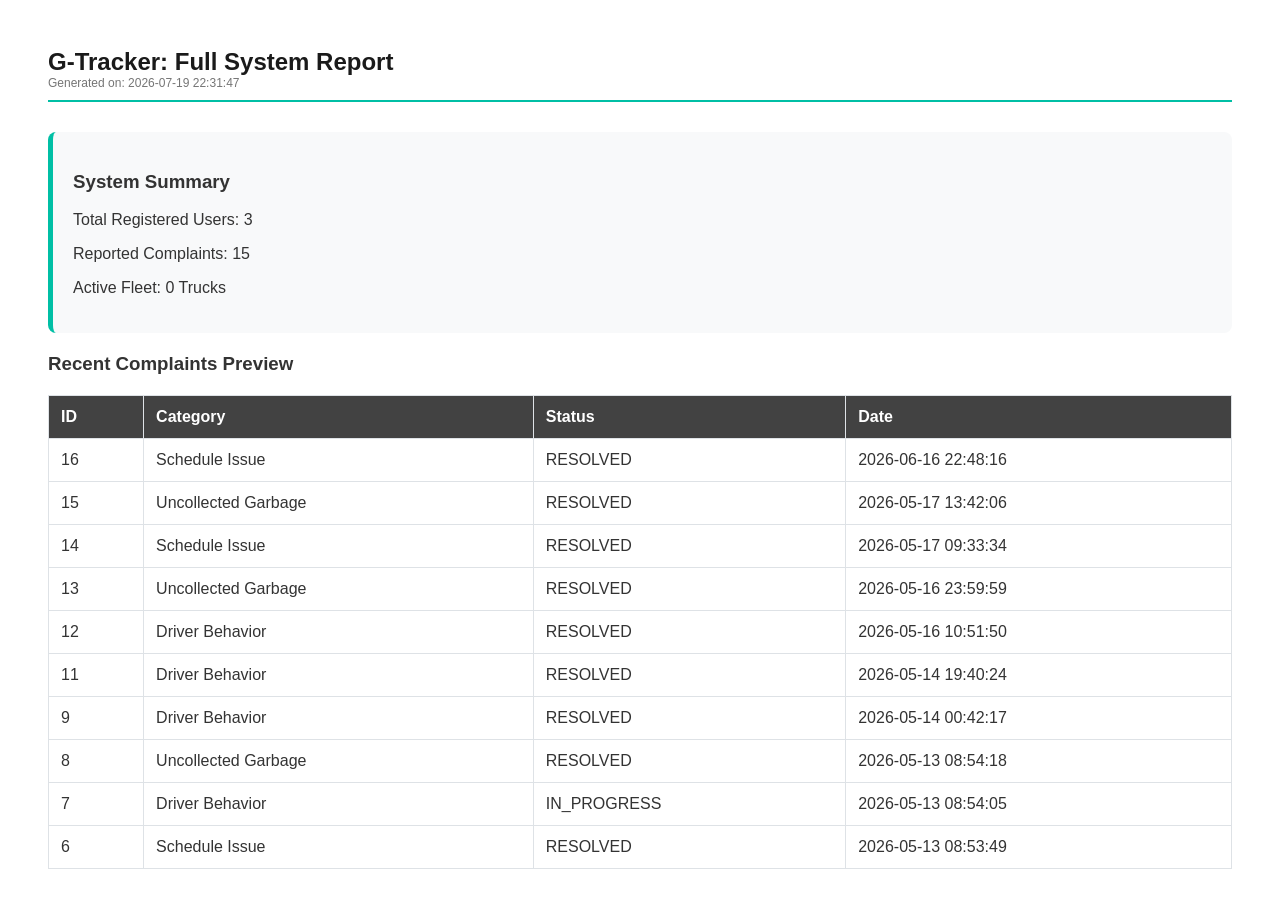
<file: backend/reports/System_Report_2026-07-19_22-31-47.html>
<html>
    <head>
        <style>
            body { font-family: sans-serif; padding: 40px; color: #333; }
            .header { border-bottom: 2px solid #00BFA5; padding-bottom: 10px; margin-bottom: 30px; }
            .title { font-size: 24px; font-weight: bold; color: #1A1A1A; }
            .date { color: #757575; font-size: 12px; }
            .stat-box { background: #F8F9FA; padding: 20px; border-radius: 8px; margin-bottom: 20px; border-left: 5px solid #00BFA5; }
            .table { width: 100%; border-collapse: collapse; margin-top: 20px; }
            .table th, .table td { border: 1px solid #DEE2E6; padding: 12px; text-align: left; }
            .table th { background: #424242; color: white; }
        </style>
    </head>
    <body>
        <div class='header'>
            <div class='title'>G-Tracker: Full System Report</div>
            <div class='date'>Generated on: 2026-07-19 22:31:47</div>
        </div>

        <div class='stat-box'>
            <h3>System Summary</h3>
            <p>Total Registered Users: 3</p>
            <p>Reported Complaints: 15</p>
            <p>Active Fleet: 0 Trucks</p>
        </div>

        <h3>Recent Complaints Preview</h3>
        <table class='table'>
            <thead>
                <tr>
                    <th>ID</th>
                    <th>Category</th>
                    <th>Status</th>
                    <th>Date</th>
                </tr>
            </thead>
            <tbody><tr>
                    <td>16</td>
                    <td>Schedule Issue</td>
                    <td>RESOLVED</td>
                    <td>2026-06-16 22:48:16</td>
                  </tr><tr>
                    <td>15</td>
                    <td>Uncollected Garbage</td>
                    <td>RESOLVED</td>
                    <td>2026-05-17 13:42:06</td>
                  </tr><tr>
                    <td>14</td>
                    <td>Schedule Issue</td>
                    <td>RESOLVED</td>
                    <td>2026-05-17 09:33:34</td>
                  </tr><tr>
                    <td>13</td>
                    <td>Uncollected Garbage</td>
                    <td>RESOLVED</td>
                    <td>2026-05-16 23:59:59</td>
                  </tr><tr>
                    <td>12</td>
                    <td>Driver Behavior</td>
                    <td>RESOLVED</td>
                    <td>2026-05-16 10:51:50</td>
                  </tr><tr>
                    <td>11</td>
                    <td>Driver Behavior</td>
                    <td>RESOLVED</td>
                    <td>2026-05-14 19:40:24</td>
                  </tr><tr>
                    <td>9</td>
                    <td>Driver Behavior</td>
                    <td>RESOLVED</td>
                    <td>2026-05-14 00:42:17</td>
                  </tr><tr>
                    <td>8</td>
                    <td>Uncollected Garbage</td>
                    <td>RESOLVED</td>
                    <td>2026-05-13 08:54:18</td>
                  </tr><tr>
                    <td>7</td>
                    <td>Driver Behavior</td>
                    <td>IN_PROGRESS</td>
                    <td>2026-05-13 08:54:05</td>
                  </tr><tr>
                    <td>6</td>
                    <td>Schedule Issue</td>
                    <td>RESOLVED</td>
                    <td>2026-05-13 08:53:49</td>
                  </tr></tbody></table>
    </body></html>
</file>
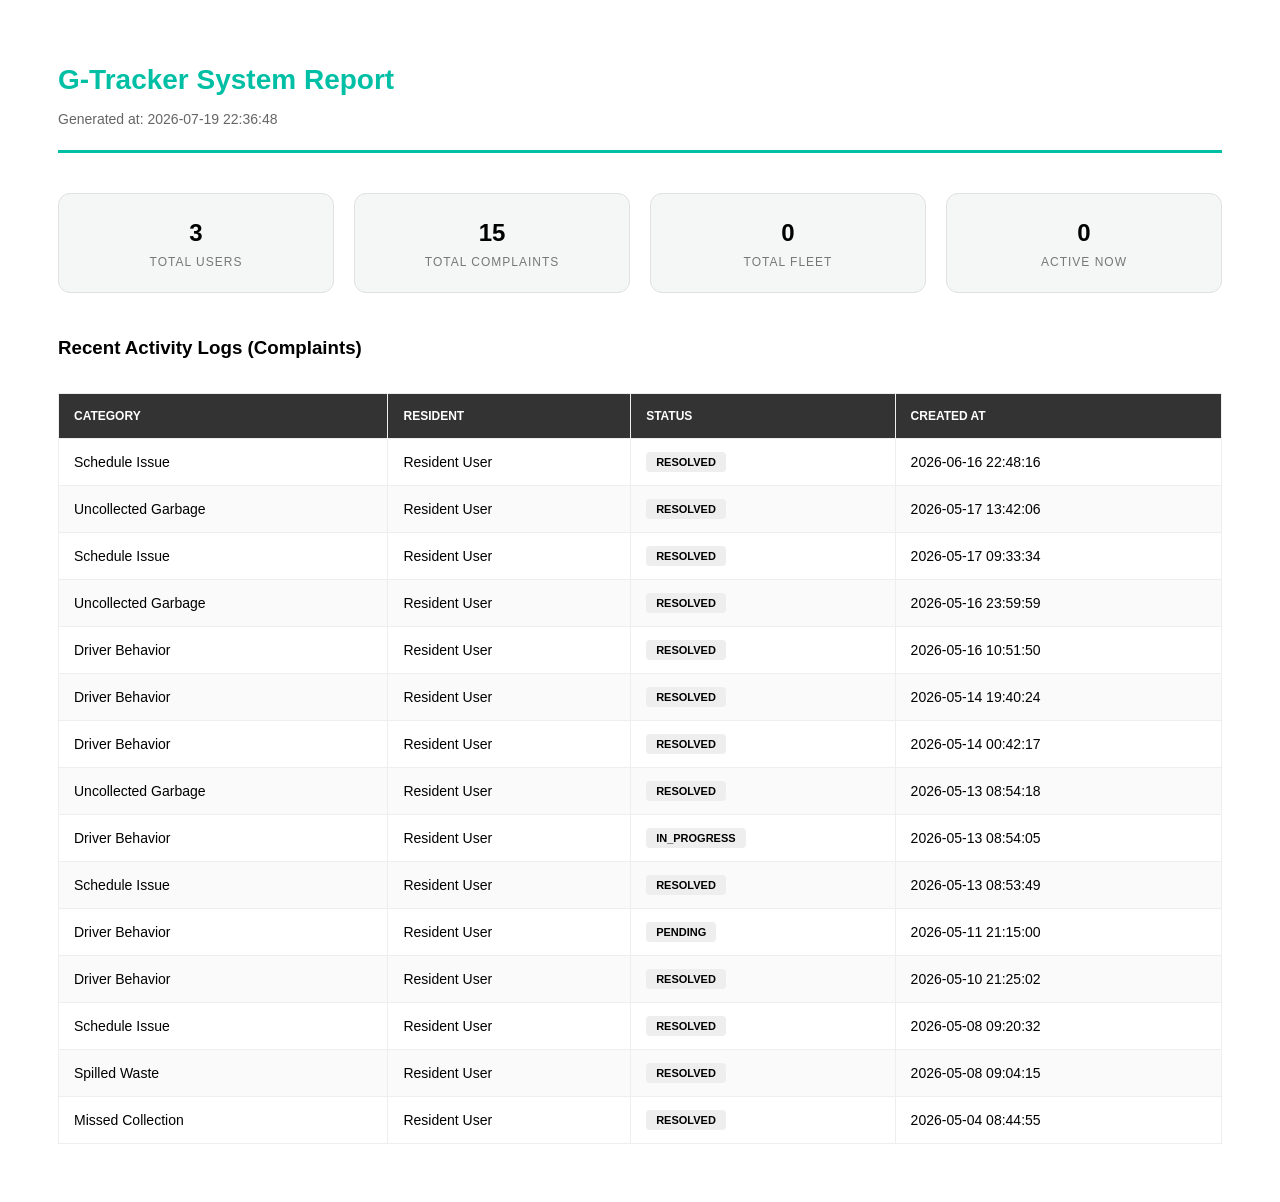
<file: backend/reports/System_State_2026-07-19_223648.html>
<html>
    <head>
        <title>System Report</title>
        <style>
            body { font-family: 'Segoe UI', Tahoma, Geneva, Verdana, sans-serif; padding: 50px; line-height: 1.6; }
            .header { border-bottom: 3px solid #00BFA5; padding-bottom: 20px; margin-bottom: 40px; }
            .branding { font-size: 28px; font-weight: 800; color: #00BFA5; }
            .meta { font-size: 14px; color: #666; margin-top: 5px; }
            .card-grid { display: grid; grid-template-columns: repeat(4, 1fr); gap: 20px; margin-bottom: 40px; }
            .card { background: #f4f7f6; padding: 20px; border-radius: 12px; text-align: center; border: 1px solid #e0e0e0; }
            .card-val { font-size: 24px; font-weight: 900; display: block; }
            .card-label { font-size: 12px; color: #777; text-transform: uppercase; letter-spacing: 1px; }
            table { width: 100%; border-collapse: collapse; margin-top: 30px; }
            th, td { border: 1px solid #eee; padding: 15px; text-align: left; font-size: 14px; }
            th { background: #333; color: white; text-transform: uppercase; font-size: 12px; }
            tr:nth-child(even) { background: #fafafa; }
            .status-badge { padding: 4px 10px; border-radius: 4px; font-size: 11px; font-weight: bold; background: #eee; }
        </style>
    </head>
    <body>
        <div class='header'>
            <div class='branding'>G-Tracker System Report</div>
            <div class='meta'>Generated at: 2026-07-19 22:36:48</div>
        </div>

        <div class='card-grid'>
            <div class='card'><span class='card-val'>3</span><span class='card-label'>Total Users</span></div>
            <div class='card'><span class='card-val'>15</span><span class='card-label'>Total Complaints</span></div>
            <div class='card'><span class='card-val'>0</span><span class='card-label'>Total Fleet</span></div>
            <div class='card'><span class='card-val'>0</span><span class='card-label'>Active Now</span></div>
        </div>

        <h3>Recent Activity Logs (Complaints)</h3>
        <table>
            <thead>
                <tr>
                    <th>Category</th>
                    <th>Resident</th>
                    <th>Status</th>
                    <th>Created At</th>
                </tr>
            </thead>
            <tbody><tr>
                    <td>Schedule Issue</td>
                    <td>Resident User</td>
                    <td><span class='status-badge'>RESOLVED</span></td>
                    <td>2026-06-16 22:48:16</td>
                  </tr><tr>
                    <td>Uncollected Garbage</td>
                    <td>Resident User</td>
                    <td><span class='status-badge'>RESOLVED</span></td>
                    <td>2026-05-17 13:42:06</td>
                  </tr><tr>
                    <td>Schedule Issue</td>
                    <td>Resident User</td>
                    <td><span class='status-badge'>RESOLVED</span></td>
                    <td>2026-05-17 09:33:34</td>
                  </tr><tr>
                    <td>Uncollected Garbage</td>
                    <td>Resident User</td>
                    <td><span class='status-badge'>RESOLVED</span></td>
                    <td>2026-05-16 23:59:59</td>
                  </tr><tr>
                    <td>Driver Behavior</td>
                    <td>Resident User</td>
                    <td><span class='status-badge'>RESOLVED</span></td>
                    <td>2026-05-16 10:51:50</td>
                  </tr><tr>
                    <td>Driver Behavior</td>
                    <td>Resident User</td>
                    <td><span class='status-badge'>RESOLVED</span></td>
                    <td>2026-05-14 19:40:24</td>
                  </tr><tr>
                    <td>Driver Behavior</td>
                    <td>Resident User</td>
                    <td><span class='status-badge'>RESOLVED</span></td>
                    <td>2026-05-14 00:42:17</td>
                  </tr><tr>
                    <td>Uncollected Garbage</td>
                    <td>Resident User</td>
                    <td><span class='status-badge'>RESOLVED</span></td>
                    <td>2026-05-13 08:54:18</td>
                  </tr><tr>
                    <td>Driver Behavior</td>
                    <td>Resident User</td>
                    <td><span class='status-badge'>IN_PROGRESS</span></td>
                    <td>2026-05-13 08:54:05</td>
                  </tr><tr>
                    <td>Schedule Issue</td>
                    <td>Resident User</td>
                    <td><span class='status-badge'>RESOLVED</span></td>
                    <td>2026-05-13 08:53:49</td>
                  </tr><tr>
                    <td>Driver Behavior</td>
                    <td>Resident User</td>
                    <td><span class='status-badge'>PENDING</span></td>
                    <td>2026-05-11 21:15:00</td>
                  </tr><tr>
                    <td>Driver Behavior</td>
                    <td>Resident User</td>
                    <td><span class='status-badge'>RESOLVED</span></td>
                    <td>2026-05-10 21:25:02</td>
                  </tr><tr>
                    <td>Schedule Issue</td>
                    <td>Resident User</td>
                    <td><span class='status-badge'>RESOLVED</span></td>
                    <td>2026-05-08 09:20:32</td>
                  </tr><tr>
                    <td>Spilled Waste</td>
                    <td>Resident User</td>
                    <td><span class='status-badge'>RESOLVED</span></td>
                    <td>2026-05-08 09:04:15</td>
                  </tr><tr>
                    <td>Missed Collection</td>
                    <td>Resident User</td>
                    <td><span class='status-badge'>RESOLVED</span></td>
                    <td>2026-05-04 08:44:55</td>
                  </tr></tbody></table>
    </body></html>
</file>
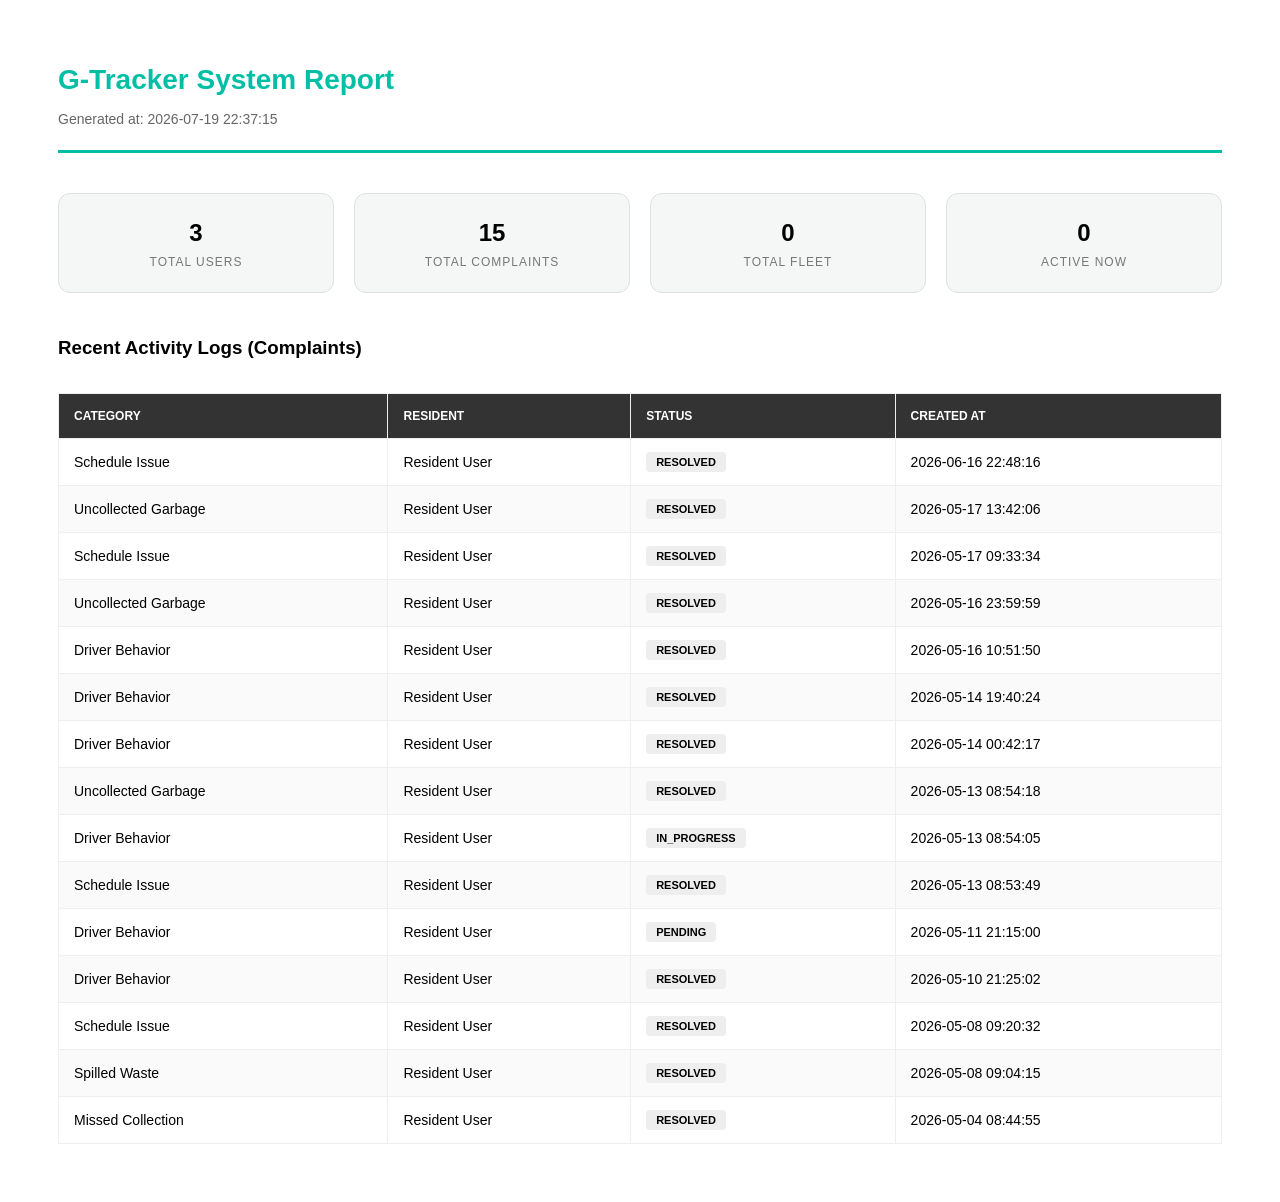
<file: backend/reports/System_State_2026-07-19_223715.html>
<html>
    <head>
        <title>System Report</title>
        <style>
            body { font-family: 'Segoe UI', Tahoma, Geneva, Verdana, sans-serif; padding: 50px; line-height: 1.6; }
            .header { border-bottom: 3px solid #00BFA5; padding-bottom: 20px; margin-bottom: 40px; }
            .branding { font-size: 28px; font-weight: 800; color: #00BFA5; }
            .meta { font-size: 14px; color: #666; margin-top: 5px; }
            .card-grid { display: grid; grid-template-columns: repeat(4, 1fr); gap: 20px; margin-bottom: 40px; }
            .card { background: #f4f7f6; padding: 20px; border-radius: 12px; text-align: center; border: 1px solid #e0e0e0; }
            .card-val { font-size: 24px; font-weight: 900; display: block; }
            .card-label { font-size: 12px; color: #777; text-transform: uppercase; letter-spacing: 1px; }
            table { width: 100%; border-collapse: collapse; margin-top: 30px; }
            th, td { border: 1px solid #eee; padding: 15px; text-align: left; font-size: 14px; }
            th { background: #333; color: white; text-transform: uppercase; font-size: 12px; }
            tr:nth-child(even) { background: #fafafa; }
            .status-badge { padding: 4px 10px; border-radius: 4px; font-size: 11px; font-weight: bold; background: #eee; }
        </style>
    </head>
    <body>
        <div class='header'>
            <div class='branding'>G-Tracker System Report</div>
            <div class='meta'>Generated at: 2026-07-19 22:37:15</div>
        </div>

        <div class='card-grid'>
            <div class='card'><span class='card-val'>3</span><span class='card-label'>Total Users</span></div>
            <div class='card'><span class='card-val'>15</span><span class='card-label'>Total Complaints</span></div>
            <div class='card'><span class='card-val'>0</span><span class='card-label'>Total Fleet</span></div>
            <div class='card'><span class='card-val'>0</span><span class='card-label'>Active Now</span></div>
        </div>

        <h3>Recent Activity Logs (Complaints)</h3>
        <table>
            <thead>
                <tr>
                    <th>Category</th>
                    <th>Resident</th>
                    <th>Status</th>
                    <th>Created At</th>
                </tr>
            </thead>
            <tbody><tr>
                    <td>Schedule Issue</td>
                    <td>Resident User</td>
                    <td><span class='status-badge'>RESOLVED</span></td>
                    <td>2026-06-16 22:48:16</td>
                  </tr><tr>
                    <td>Uncollected Garbage</td>
                    <td>Resident User</td>
                    <td><span class='status-badge'>RESOLVED</span></td>
                    <td>2026-05-17 13:42:06</td>
                  </tr><tr>
                    <td>Schedule Issue</td>
                    <td>Resident User</td>
                    <td><span class='status-badge'>RESOLVED</span></td>
                    <td>2026-05-17 09:33:34</td>
                  </tr><tr>
                    <td>Uncollected Garbage</td>
                    <td>Resident User</td>
                    <td><span class='status-badge'>RESOLVED</span></td>
                    <td>2026-05-16 23:59:59</td>
                  </tr><tr>
                    <td>Driver Behavior</td>
                    <td>Resident User</td>
                    <td><span class='status-badge'>RESOLVED</span></td>
                    <td>2026-05-16 10:51:50</td>
                  </tr><tr>
                    <td>Driver Behavior</td>
                    <td>Resident User</td>
                    <td><span class='status-badge'>RESOLVED</span></td>
                    <td>2026-05-14 19:40:24</td>
                  </tr><tr>
                    <td>Driver Behavior</td>
                    <td>Resident User</td>
                    <td><span class='status-badge'>RESOLVED</span></td>
                    <td>2026-05-14 00:42:17</td>
                  </tr><tr>
                    <td>Uncollected Garbage</td>
                    <td>Resident User</td>
                    <td><span class='status-badge'>RESOLVED</span></td>
                    <td>2026-05-13 08:54:18</td>
                  </tr><tr>
                    <td>Driver Behavior</td>
                    <td>Resident User</td>
                    <td><span class='status-badge'>IN_PROGRESS</span></td>
                    <td>2026-05-13 08:54:05</td>
                  </tr><tr>
                    <td>Schedule Issue</td>
                    <td>Resident User</td>
                    <td><span class='status-badge'>RESOLVED</span></td>
                    <td>2026-05-13 08:53:49</td>
                  </tr><tr>
                    <td>Driver Behavior</td>
                    <td>Resident User</td>
                    <td><span class='status-badge'>PENDING</span></td>
                    <td>2026-05-11 21:15:00</td>
                  </tr><tr>
                    <td>Driver Behavior</td>
                    <td>Resident User</td>
                    <td><span class='status-badge'>RESOLVED</span></td>
                    <td>2026-05-10 21:25:02</td>
                  </tr><tr>
                    <td>Schedule Issue</td>
                    <td>Resident User</td>
                    <td><span class='status-badge'>RESOLVED</span></td>
                    <td>2026-05-08 09:20:32</td>
                  </tr><tr>
                    <td>Spilled Waste</td>
                    <td>Resident User</td>
                    <td><span class='status-badge'>RESOLVED</span></td>
                    <td>2026-05-08 09:04:15</td>
                  </tr><tr>
                    <td>Missed Collection</td>
                    <td>Resident User</td>
                    <td><span class='status-badge'>RESOLVED</span></td>
                    <td>2026-05-04 08:44:55</td>
                  </tr></tbody></table>
    </body></html>
</file>
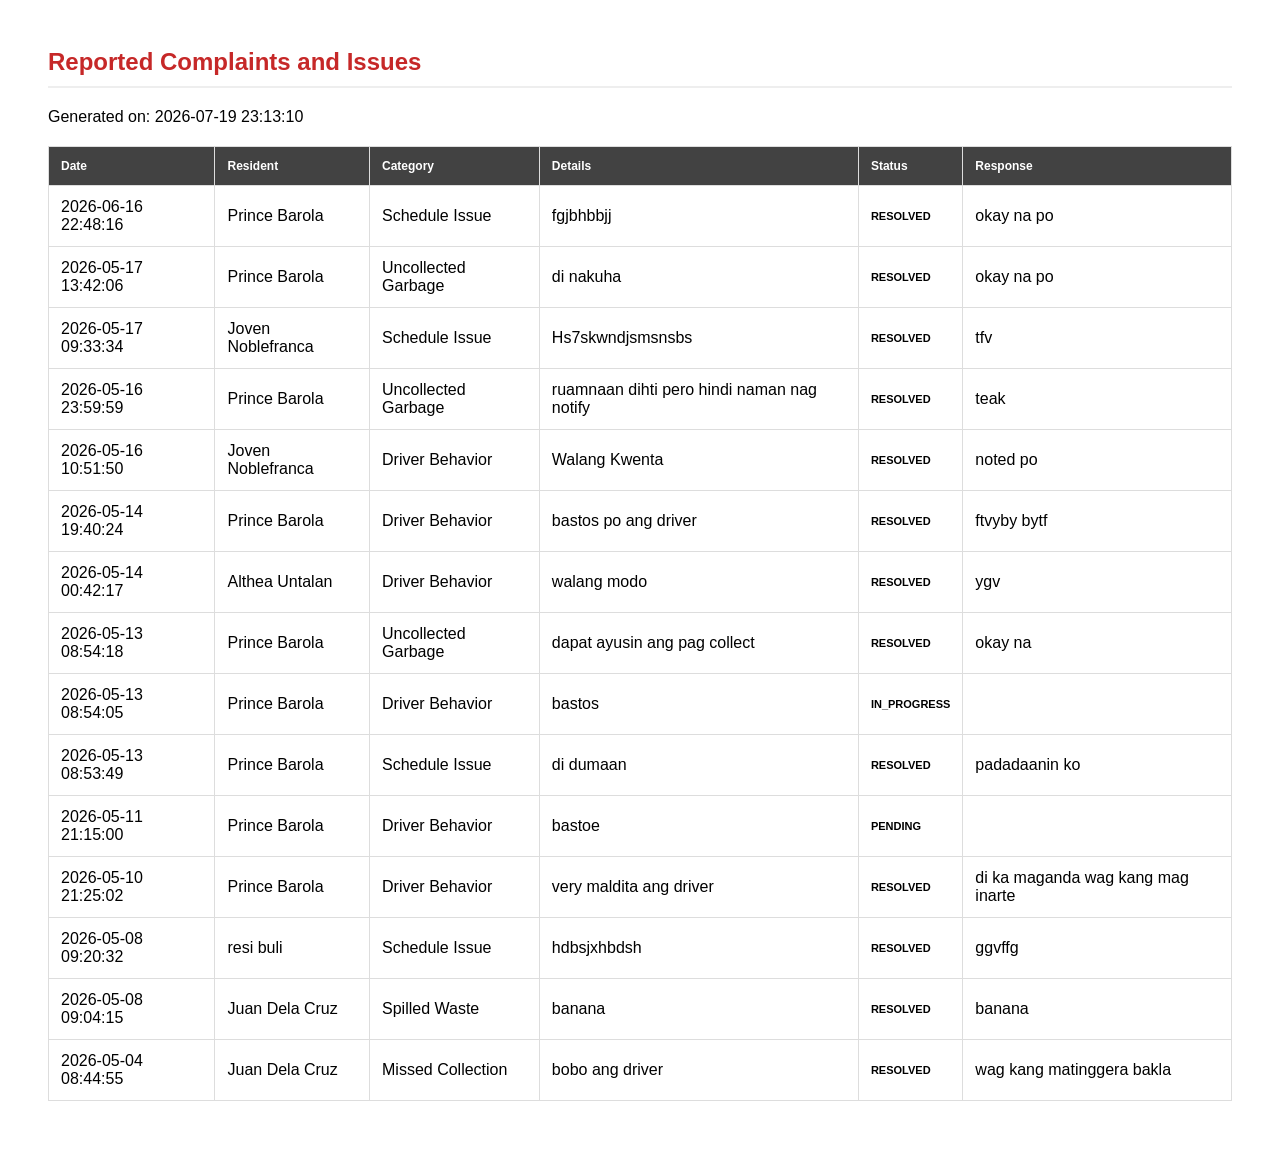
<file: backend/reports/complaints/Complaints_Report_2026-07-19_231310.html>
<html><head><style>
        body { font-family: sans-serif; padding: 40px; }
        h2 { color: #C62828; border-bottom: 2px solid #eee; padding-bottom: 10px; }
        table { width: 100%; border-collapse: collapse; margin-top: 20px; }
        th, td { border: 1px solid #ddd; padding: 12px; text-align: left; }
        th { background: #424242; color: white; font-size: 12px; }
        .status { font-weight: bold; text-transform: uppercase; font-size: 11px; }
    </style></head><body><h2>Reported Complaints and Issues</h2><p>Generated on: 2026-07-19 23:13:10</p><table><thead><tr><th>Date</th><th>Resident</th><th>Category</th><th>Details</th><th>Status</th><th>Response</th></tr></thead><tbody><tr>
            <td>2026-06-16 22:48:16</td>
            <td>Prince Barola</td>
            <td>Schedule Issue</td>
            <td>fgjbhbbjj</td>
            <td><span class='status'>resolved</span></td>
            <td>okay na po</td>
        </tr><tr>
            <td>2026-05-17 13:42:06</td>
            <td>Prince Barola</td>
            <td>Uncollected Garbage</td>
            <td>di nakuha</td>
            <td><span class='status'>resolved</span></td>
            <td>okay na po</td>
        </tr><tr>
            <td>2026-05-17 09:33:34</td>
            <td>Joven Noblefranca</td>
            <td>Schedule Issue</td>
            <td>Hs7skwndjsmsnsbs</td>
            <td><span class='status'>resolved</span></td>
            <td>tfv</td>
        </tr><tr>
            <td>2026-05-16 23:59:59</td>
            <td>Prince Barola</td>
            <td>Uncollected Garbage</td>
            <td>ruamnaan dihti pero hindi naman nag notify</td>
            <td><span class='status'>resolved</span></td>
            <td>teak</td>
        </tr><tr>
            <td>2026-05-16 10:51:50</td>
            <td>Joven Noblefranca</td>
            <td>Driver Behavior</td>
            <td>Walang Kwenta</td>
            <td><span class='status'>resolved</span></td>
            <td>noted po</td>
        </tr><tr>
            <td>2026-05-14 19:40:24</td>
            <td>Prince Barola</td>
            <td>Driver Behavior</td>
            <td>bastos po ang driver</td>
            <td><span class='status'>resolved</span></td>
            <td>ftvyby bytf</td>
        </tr><tr>
            <td>2026-05-14 00:42:17</td>
            <td>Althea Untalan</td>
            <td>Driver Behavior</td>
            <td>walang modo</td>
            <td><span class='status'>resolved</span></td>
            <td>ygv</td>
        </tr><tr>
            <td>2026-05-13 08:54:18</td>
            <td>Prince Barola</td>
            <td>Uncollected Garbage</td>
            <td>dapat ayusin ang pag collect</td>
            <td><span class='status'>resolved</span></td>
            <td>okay na</td>
        </tr><tr>
            <td>2026-05-13 08:54:05</td>
            <td>Prince Barola</td>
            <td>Driver Behavior</td>
            <td>bastos</td>
            <td><span class='status'>in_progress</span></td>
            <td></td>
        </tr><tr>
            <td>2026-05-13 08:53:49</td>
            <td>Prince Barola</td>
            <td>Schedule Issue</td>
            <td>di dumaan</td>
            <td><span class='status'>resolved</span></td>
            <td>padadaanin ko</td>
        </tr><tr>
            <td>2026-05-11 21:15:00</td>
            <td>Prince Barola</td>
            <td>Driver Behavior</td>
            <td>bastoe</td>
            <td><span class='status'>pending</span></td>
            <td></td>
        </tr><tr>
            <td>2026-05-10 21:25:02</td>
            <td>Prince Barola</td>
            <td>Driver Behavior</td>
            <td>very maldita ang driver</td>
            <td><span class='status'>resolved</span></td>
            <td>di ka maganda wag kang mag inarte</td>
        </tr><tr>
            <td>2026-05-08 09:20:32</td>
            <td>resi buli</td>
            <td>Schedule Issue</td>
            <td>hdbsjxhbdsh</td>
            <td><span class='status'>resolved</span></td>
            <td>ggvffg</td>
        </tr><tr>
            <td>2026-05-08 09:04:15</td>
            <td>Juan Dela Cruz</td>
            <td>Spilled Waste</td>
            <td>banana</td>
            <td><span class='status'>resolved</span></td>
            <td>banana</td>
        </tr><tr>
            <td>2026-05-04 08:44:55</td>
            <td>Juan Dela Cruz</td>
            <td>Missed Collection</td>
            <td>bobo ang driver</td>
            <td><span class='status'>resolved</span></td>
            <td>wag kang matinggera bakla</td>
        </tr></tbody></table></body></html>
</file>
